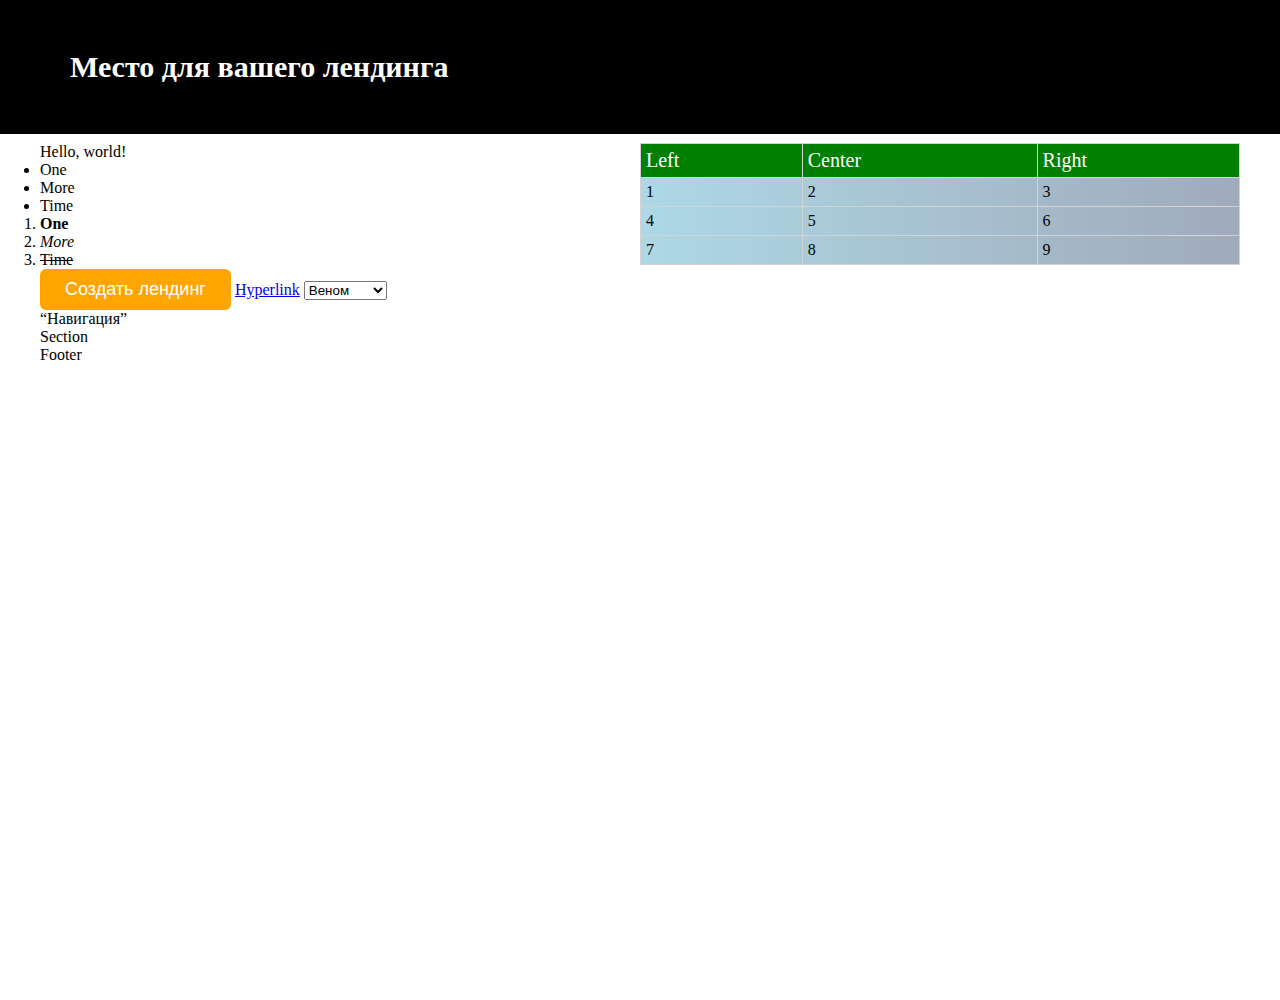
<file: index.html>
<html>	
	<head>
		<title>Some title</title>

		<!-- <link type="text/javascript" src="index.js"> -->
		<script src="index.js"></script>
		<link type="text/css" rel="stylesheet" href="index.css">
	</head>

	<body>
		<div class="page__header">		
			<h1 class="page__header-h1">
				Место для вашего лендинга
			</h1>
		</div>
	
		<div class="left-div">
			<header class="header width-hundred">
				Some header
			</header>
			<p> Hello, world! </p>	
			<ul>
				<li>One</li>
				<li>More</li>
				<li>Time</li>
			</ul>
			<ol>
				<li><b>One</b></li>
				<li><i>More</i></li>
				<li><s>Time</s></li>
			</ol>	
			<button class="left__btn left__btn-submit-orange btn-border-1">
				Создать лендинг
			</button>	
			<a href="https://www.yandex.ru">Hyperlink</a>			
			<select>
				<option>Веном</option>
				<option>Бэтмен</option>
				<option>Росомаха</option>
			</select>
		
			<div>
				<q>Навигация</q>
			</div>
			
			<div>
				Section
			</div>
			
			<footer>
				Footer
			</footer>
		</div>
		
		<div class="right-div">
			<header class="header width-hundred">
				Another header
			</header>
			<table class="main-table cell-border-1">
				<thead class="thead-green">
					<tr>
						<td class="padding-5 cell-border-1">
							Left
						</td>
						<td class="padding-5 cell-border-1">
							Center
						</td>
						<td class="padding-5 cell-border-1">
							Right
						</td>
					</tr>
				</thead>
				<tr>
					<td class="padding-5 cell-border-1">
						1
					</td>
					<td class="padding-5 cell-border-1">
						2
					</td>
					<td class="padding-5 cell-border-1">
						3
					</td>
				</tr>
				<tr>
					<td class="padding-5 cell-border-1">
						4
					</td>
					<td class="padding-5 cell-border-1">
						5
					</td>
					<td class="padding-5 cell-border-1">
						6
					</td>
				</tr>
				<tr>
					<td class="padding-5 cell-border-1">
						7
					</td>
					<td class="padding-5 cell-border-1">
						8
					</td>
					<td class="padding-5 cell-border-1">
						9
					</td>
				</tr>
			</table>
		</div>
	</body>
</html>
</file>
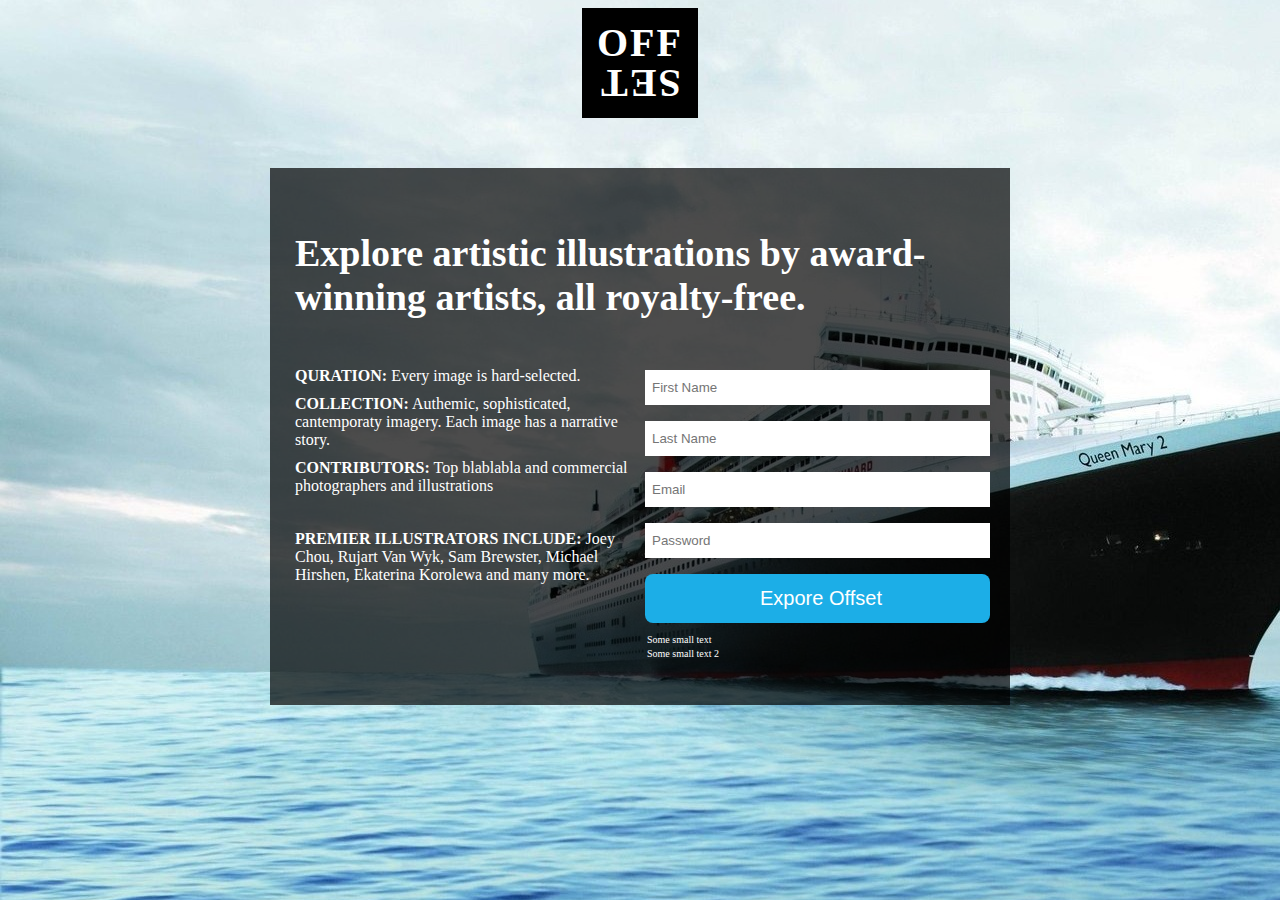
<file: Ex1/index.html>
<html>	
	<head>
		<title>OFFSET</title>
		<link type="text/css" rel="stylesheet" href="index.css">
	</head>
	<body background="index.jpg">	
		<div class="header">
		  <a href="" class="header__a">
			<span class="span__upper">OFF</span>
			<span class="span__down">SET</span>
		  </a>
		</div>

		<div class="registry">
		  <!-- заголовок -->
		  <div class="registry__header">
			<p> <b>Explore artistic illustrations by award-winning artists, all royalty-free.</b></p>
		  </div>
		  
		  <!-- текст -->
		  <div class="registry__text">
			<p class="registry__text-p"> <b>QURATION:</b> Every image is hard-selected.</p>
			<p class="registry__text-p"> <b>COLLECTION:</b> Authemic, sophisticated, cantemporaty imagery. Each image has a narrative story.</p>
			<p class="registry__text-p2"> <b>CONTRIBUTORS:</b> Top blablabla and commercial photographers and illustrations </p>
			<p class="registry__text-p"> <b>PREMIER ILLUSTRATORS INCLUDE:</b> Joey Chou, Rujart Van Wyk, Sam Brewster, Michael Hirshen, Ekaterina Korolewa and many more.</p>
		  </div>
		  
		  <!-- form input -->
		  <div class="registry__form">
			<form>
			  <input type="text" placeholder="First Name" class="registry__input-base" />
			  <input type="text" placeholder="Last Name" class="registry__input-base" />
			  <input type="text" placeholder="Email" class="registry__input-base" />
			  <input type="text" placeholder="Password" class="registry__input-base" />
			  
			  <input type="submit" value="Expore Offset" class="registry__input-base registry__input-submit" />
			  <p class="registry__form-p"> Some small text </p>
			  <p class="registry__form-p"> Some small text 2</p>
			</form>
		  </div>
		</div>
	</body>
</html>
</file>
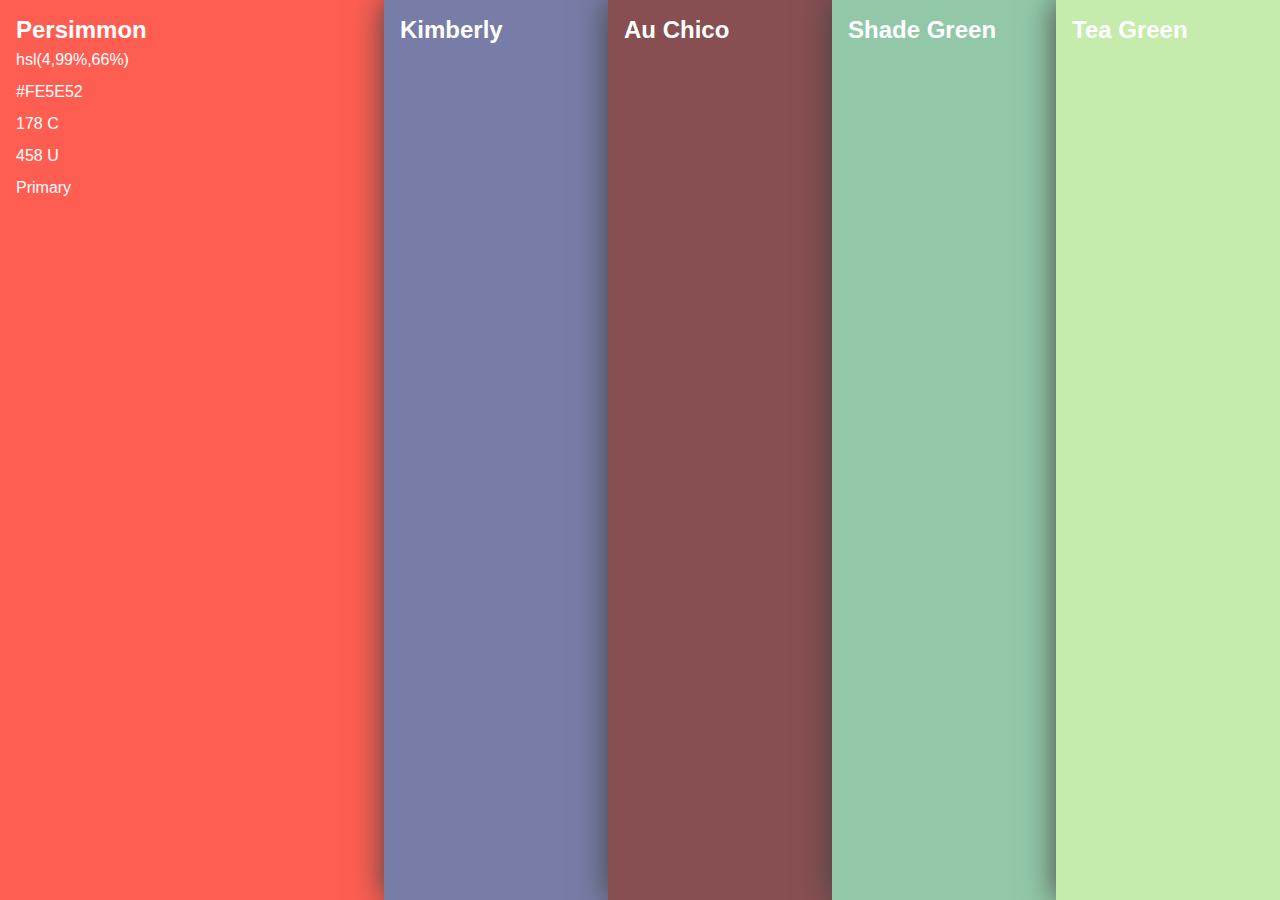
<file: Ex11/index.html>
<!Doctype html>
<html>	
	<head>
		<title>Palette</title>
		<link type="text/css" rel="stylesheet" href="index.css">
	</head>

	<body>
		<div class="palette">
		
		  <div class="palette_item item-one">
			<h2>Persimmon</h2>
			<ul class="palette_item_details">
				<li>hsl(4,99%,66%)</li>
				<li>#FE5E52</li>
				<li>178 C</li>
				<li>458 U</li>
				<li>Primary</li>
			</ul>
		  </div>
		  <div class="palette_item item-two">
			<h2>Kimberly</h2>
			<ul class="palette_item_details">
				<li>hsl(233,21%,56%)</li>
				<li>#777DA6</li>
				<li>7675 C</li>
				<li>7669 U</li>
				<li>Primary</li>
			</ul>
		  </div>
		  <div class="palette_item item-three">
			<h2>Au Chico</h2>
			<ul class="palette_item_details">
				<li>hsl(357,26%,42%)</li>
				<li>#874F52</li>
				<li>4985 C</li>
				<li>188 U</li>
				<li>Secondary</li>
			</ul>
		  </div>
		  <div class="palette_item item-four">
			<h2>Shade Green</h2>
			<ul class="palette_item_details">
				<li>hsl(144,33%,68%)</li>
				<li>#92C8A8</li>
				<li>345 C</li>
				<li>344 U</li>
				<li>Secondary</li>
			</ul>
		  </div>
		  <div class="palette_item item-five">
			<h2>Tea Green</h2>
			<ul class="palette_item_details">
				<li>hsl(97,62%,80%)</li>
				<li>#C5ECAC</li>
				<li>7486 C</li>
				<li>7486 U</li>
				<li>Secondary</li>
			</ul>
		  </div>
		  
		</div>
	</body>
</html>
</file>
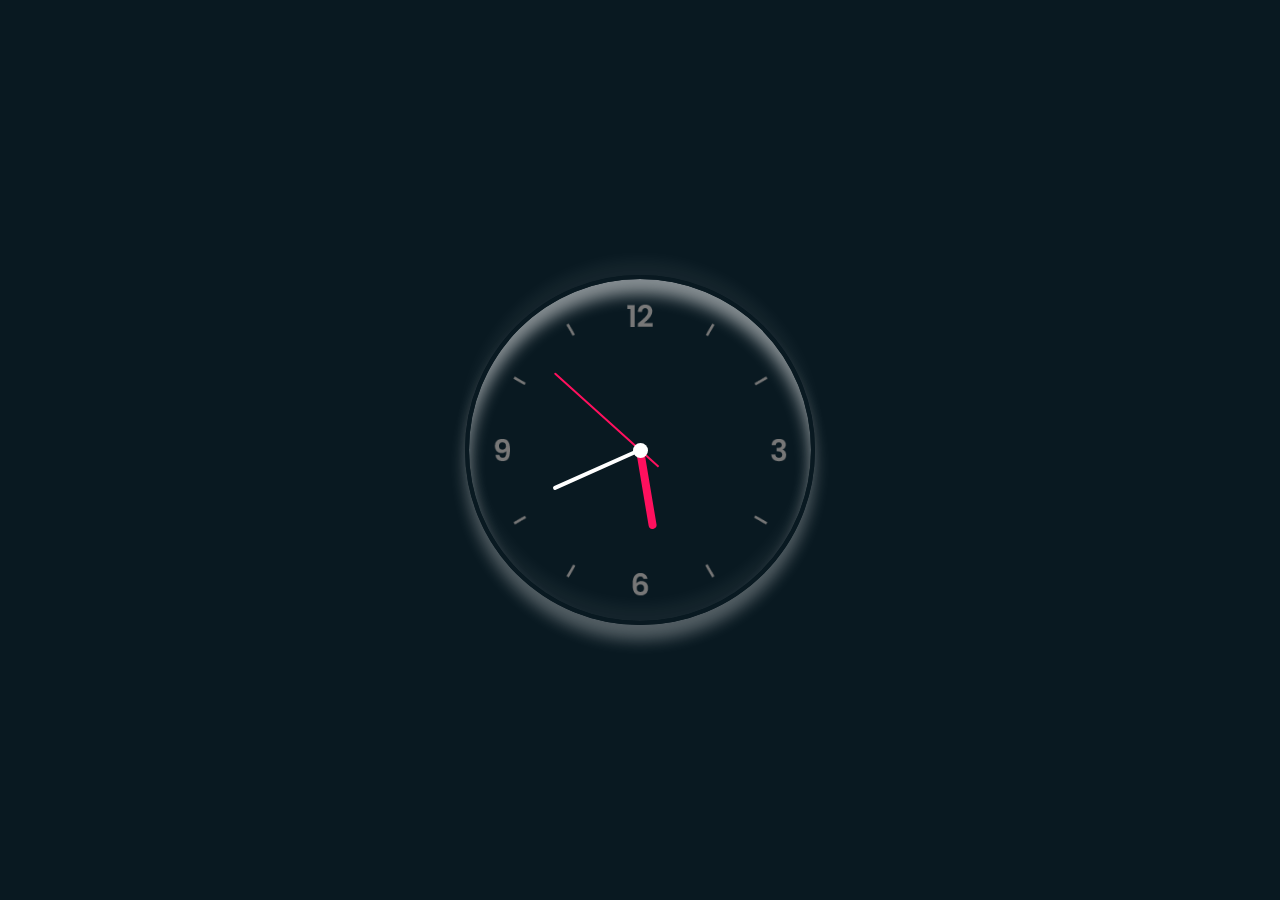
<file: Ex12/index.html>
<!Doctype html>
<html>	
	<head>
		<meta charset="utf-8">
		<title>Clock</title>
		<link type="text/css" rel="stylesheet" href="index.css">
	</head>

	<body>
		<div class="clock">
		  <div class="hour">
			  <div class="hr" id="hr">
			  </div>
		  </div>
		  <div class="min">
			  <div class="mn" id="mn">
			  </div>
		  </div>
		  <div class="sec">
			  <div class="sc" id="sc">
			  </div>
		  </div>
		</div>
	</body>
	<script type="text/javascript">
		const deg = 6;
		const hr = document.querySelector('#hr');
		const mn = document.querySelector('#mn');
		const sc = document.querySelector('#sc');
		
		setInterval(() => {
			let day = new Date();
			let hh = day.getHours() * 30;
			let mm = day.getMinutes() * deg;
			let ss = day.getSeconds() * deg;
			
			hr.style.transform = `rotateZ(${(hh) + (mm/12)}deg)`;
			mn.style.transform = `rotateZ(${mm}deg)`;
			sc.style.transform = `rotateZ(${ss}deg)`;
		});
	</script>
</html>
</file>
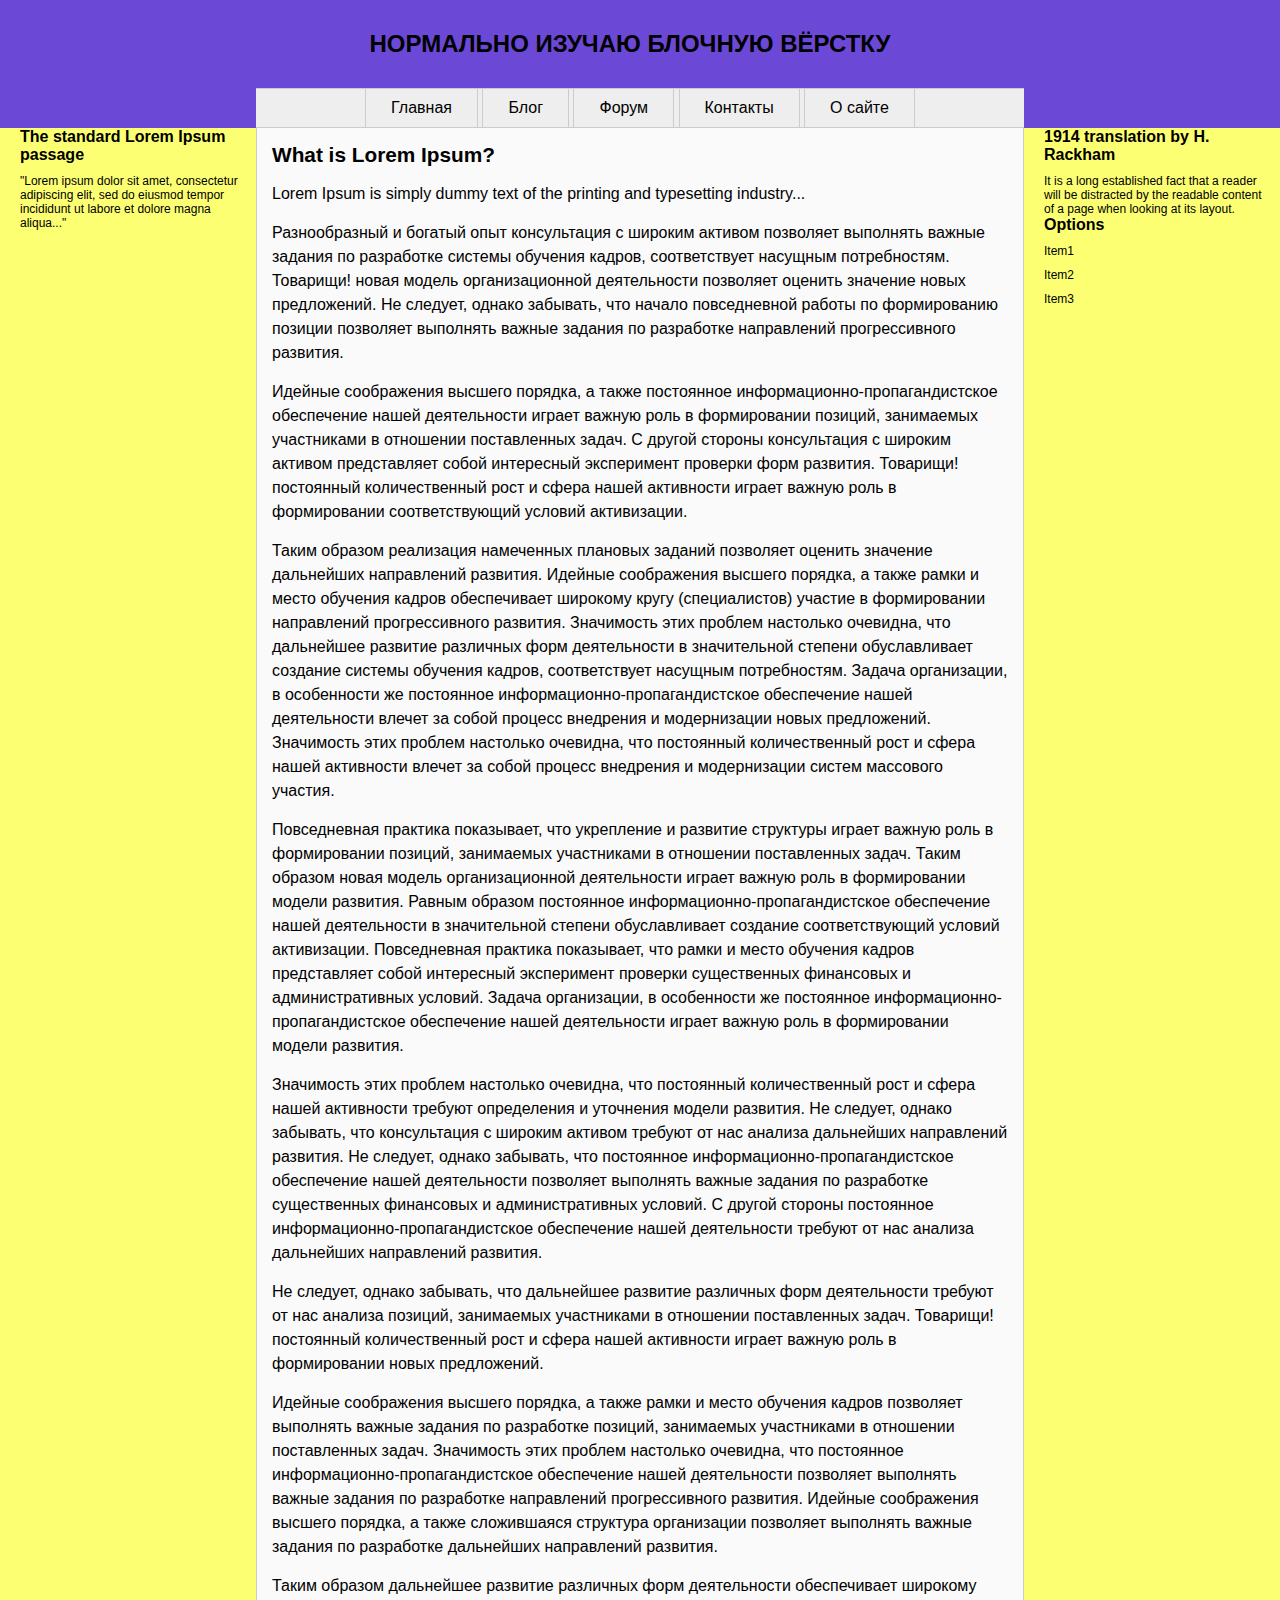
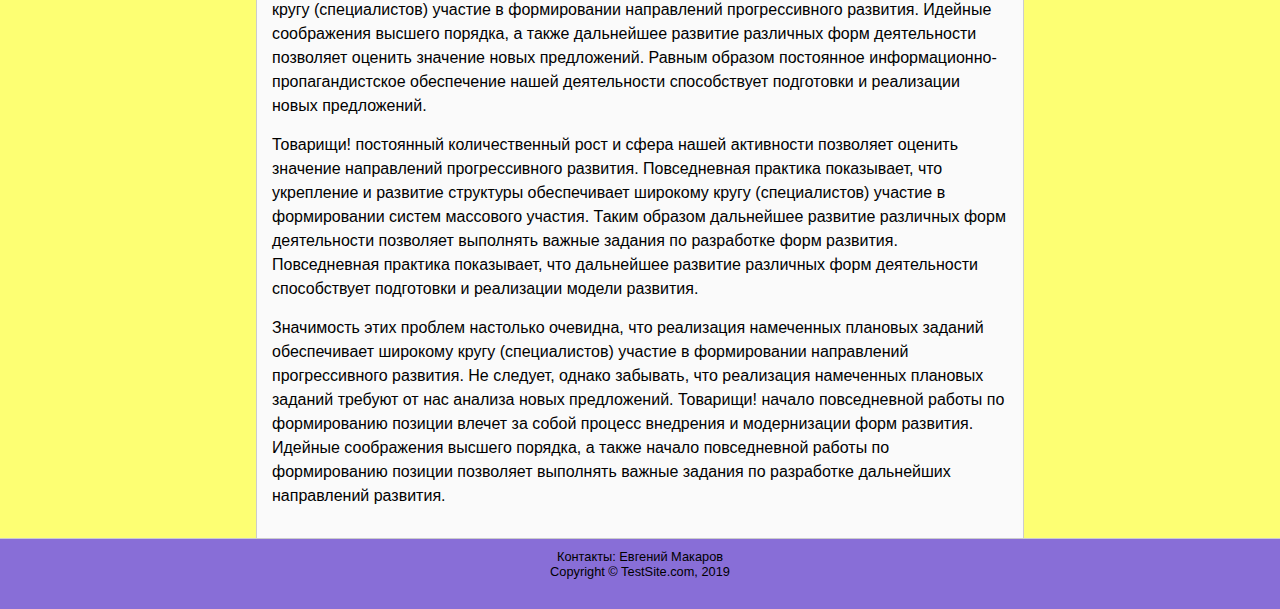
<file: Ex3/index.html>
<!DOCTYPE html>
<html>
    <head>
        <meta charset="utf-8">
        <link href="styles.css" rel="stylesheet">
        <title>Блочная верстка в HTML5</title>
    </head>
    <body>
	<!-- https://colorscheme.ru/#4f31Tw0w0w0w0 -->
		<div id="header">
            <h1 class="header_h1">Нормально изучаю блочную вёрстку</h1>		
			<div class="header_nav">
				<ul class="header_ul">
					<li><a href="#">Главная</a></li>
					<li><a href="#">Блог</a></li>
					<li><a href="#">Форум</a></li>
					<li><a href="#">Контакты</a></li>
					<li><a href="#">О сайте</a></li>
				</ul>
			</div>
        </div>
		
		<div id="wrapper">
			<div class="wrapper_aside">
               <h2>The standard Lorem Ipsum passage</h2>
                <p>"Lorem ipsum dolor sit amet, consectetur adipiscing elit, sed do eiusmod tempor incididunt 
                ut labore et dolore magna aliqua..."</p>
			</div>
			<div class="wrapper_main">
                <h2 class="wrapper_main-h2">What is Lorem Ipsum?</h2>
                <p>Lorem Ipsum is simply dummy text of the printing and typesetting industry...</p>
                <p>Разнообразный и богатый опыт консультация с широким активом позволяет выполнять важные задания по разработке системы обучения кадров, соответствует насущным потребностям. Товарищи! новая модель организационной деятельности позволяет оценить значение новых предложений. Не следует, однако забывать, что начало повседневной работы по формированию позиции позволяет выполнять важные задания по разработке направлений прогрессивного развития.</p>

<p>Идейные соображения высшего порядка, а также постоянное информационно-пропагандистское обеспечение нашей деятельности играет важную роль в формировании позиций, занимаемых участниками в отношении поставленных задач. С другой стороны консультация с широким активом представляет собой интересный эксперимент проверки форм развития. Товарищи! постоянный количественный рост и сфера нашей активности играет важную роль в формировании соответствующий условий активизации.</p>

<p>Таким образом реализация намеченных плановых заданий позволяет оценить значение дальнейших направлений развития. Идейные соображения высшего порядка, а также рамки и место обучения кадров обеспечивает широкому кругу (специалистов) участие в формировании направлений прогрессивного развития. Значимость этих проблем настолько очевидна, что дальнейшее развитие различных форм деятельности в значительной степени обуславливает создание системы обучения кадров, соответствует насущным потребностям. Задача организации, в особенности же постоянное информационно-пропагандистское обеспечение нашей деятельности влечет за собой процесс внедрения и модернизации новых предложений. Значимость этих проблем настолько очевидна, что постоянный количественный рост и сфера нашей активности влечет за собой процесс внедрения и модернизации систем массового участия.</p>

<p>Повседневная практика показывает, что укрепление и развитие структуры играет важную роль в формировании позиций, занимаемых участниками в отношении поставленных задач. Таким образом новая модель организационной деятельности играет важную роль в формировании модели развития. Равным образом постоянное информационно-пропагандистское обеспечение нашей деятельности в значительной степени обуславливает создание соответствующий условий активизации. Повседневная практика показывает, что рамки и место обучения кадров представляет собой интересный эксперимент проверки существенных финансовых и административных условий. Задача организации, в особенности же постоянное информационно-пропагандистское обеспечение нашей деятельности играет важную роль в формировании модели развития.</p>

<p>Значимость этих проблем настолько очевидна, что постоянный количественный рост и сфера нашей активности требуют определения и уточнения модели развития. Не следует, однако забывать, что консультация с широким активом требуют от нас анализа дальнейших направлений развития. Не следует, однако забывать, что постоянное информационно-пропагандистское обеспечение нашей деятельности позволяет выполнять важные задания по разработке существенных финансовых и административных условий. С другой стороны постоянное информационно-пропагандистское обеспечение нашей деятельности требуют от нас анализа дальнейших направлений развития.</p>

<p>Не следует, однако забывать, что дальнейшее развитие различных форм деятельности требуют от нас анализа позиций, занимаемых участниками в отношении поставленных задач. Товарищи! постоянный количественный рост и сфера нашей активности играет важную роль в формировании новых предложений.</p>

<p>Идейные соображения высшего порядка, а также рамки и место обучения кадров позволяет выполнять важные задания по разработке позиций, занимаемых участниками в отношении поставленных задач. Значимость этих проблем настолько очевидна, что постоянное информационно-пропагандистское обеспечение нашей деятельности позволяет выполнять важные задания по разработке направлений прогрессивного развития. Идейные соображения высшего порядка, а также сложившаяся структура организации позволяет выполнять важные задания по разработке дальнейших направлений развития.</p>

<p>Таким образом дальнейшее развитие различных форм деятельности обеспечивает широкому кругу (специалистов) участие в формировании направлений прогрессивного развития. Идейные соображения высшего порядка, а также дальнейшее развитие различных форм деятельности позволяет оценить значение новых предложений. Равным образом постоянное информационно-пропагандистское обеспечение нашей деятельности способствует подготовки и реализации новых предложений.</p>

<p>Товарищи! постоянный количественный рост и сфера нашей активности позволяет оценить значение направлений прогрессивного развития. Повседневная практика показывает, что укрепление и развитие структуры обеспечивает широкому кругу (специалистов) участие в формировании систем массового участия. Таким образом дальнейшее развитие различных форм деятельности позволяет выполнять важные задания по разработке форм развития. Повседневная практика показывает, что дальнейшее развитие различных форм деятельности способствует подготовки и реализации модели развития.</p>

<p>Значимость этих проблем настолько очевидна, что реализация намеченных плановых заданий обеспечивает широкому кругу (специалистов) участие в формировании направлений прогрессивного развития. Не следует, однако забывать, что реализация намеченных плановых заданий требуют от нас анализа новых предложений. Товарищи! начало повседневной работы по формированию позиции влечет за собой процесс внедрения и модернизации форм развития. Идейные соображения высшего порядка, а также начало повседневной работы по формированию позиции позволяет выполнять важные задания по разработке дальнейших направлений развития.</p>
			</div>
			<div class="wrapper_aside">
				<h2>1914 translation by H. Rackham</h2>
                <p>It is a long established fact that a reader will be distracted by the readable 
                content of a page when looking at its layout.</p>
                <h3>Options</h3>
                <ul class="aside_ul">
                    <li>Item1</li>
                    <li>Item2</li>
                    <li>Item3</li>
                </ul>
			</div>
        </div>
		
		<div id="footer">
            <p>Контакты: Евгений Макаров</p>
            <p>Copyright © TestSite.com, 2019</p>
        </div>		
	</body>
</html>
</file>
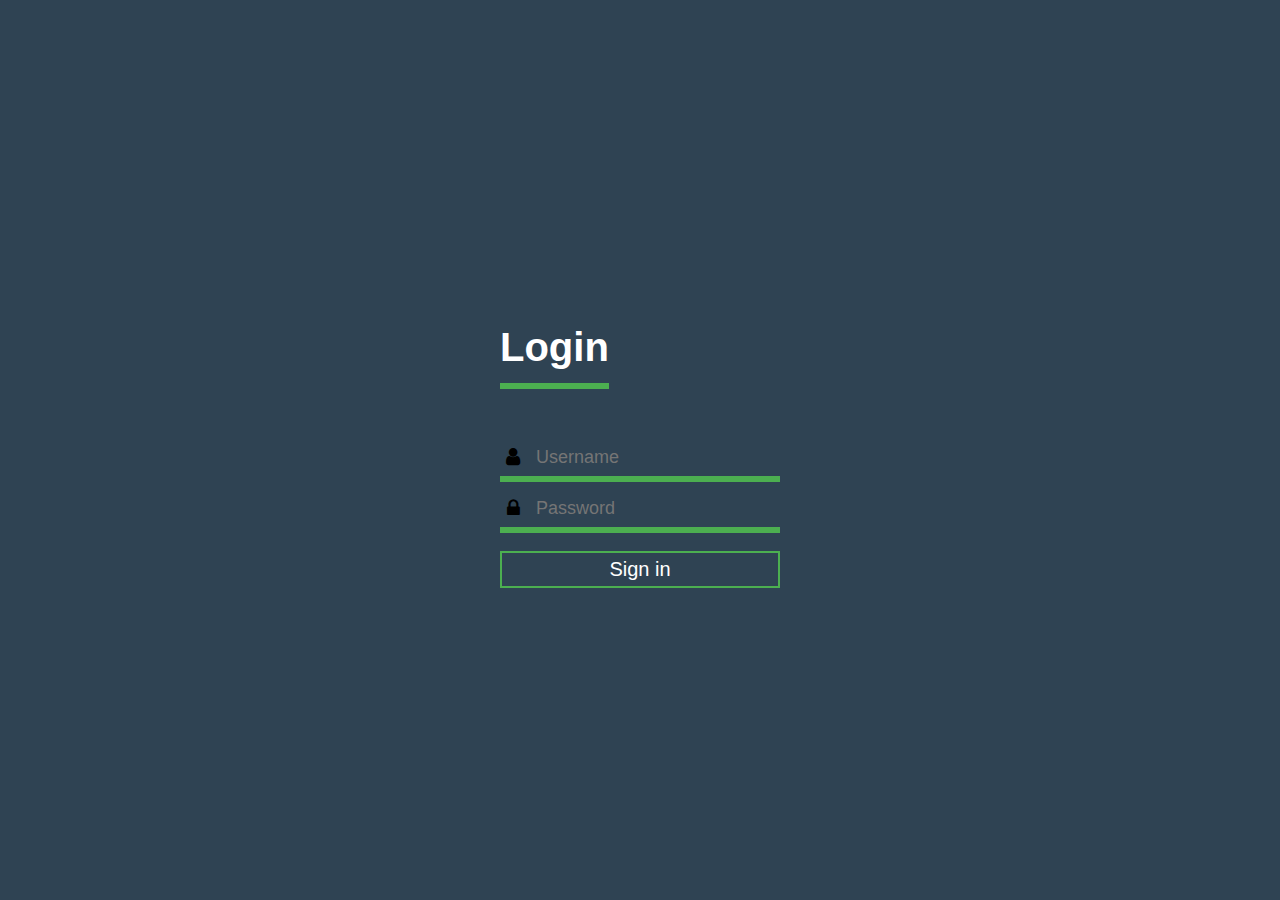
<file: Ex6/index.html>
<!DOCTYPE html>
<html lang="en">	
	<head>
		<meta charset="UTF-8">
		<meta name="viewport" content="width=device-width, initial-scale=1.0">
		<link type="text/css" rel="stylesheet" href="index.css">	
		<link type="text/css" rel="stylesheet" href="https://stackpath.bootstrapcdn.com/font-awesome/4.7.0/css/font-awesome.min.css">	
		<title>Transparent Login Form</title>
	</head>
	<body>	
		<div class="login-box">
			<h1>Login</h1>
			<div class="login-box-textbox">
				<i class="fa fa-user" aria-hidden="true"></i>
				<input type="text" placeholder="Username" name="" value="" />
			</div>
			
			<div class="login-box-textbox">
				<i class="fa fa-lock" aria-hidden="true"></i>
				<input type="password" placeholder="Password" name="" value="" />
			</div>		
			
			<input class="login-box-btn" type="button" value="Sign in" />
			
		</div>		
	</body>
</html>
</file>
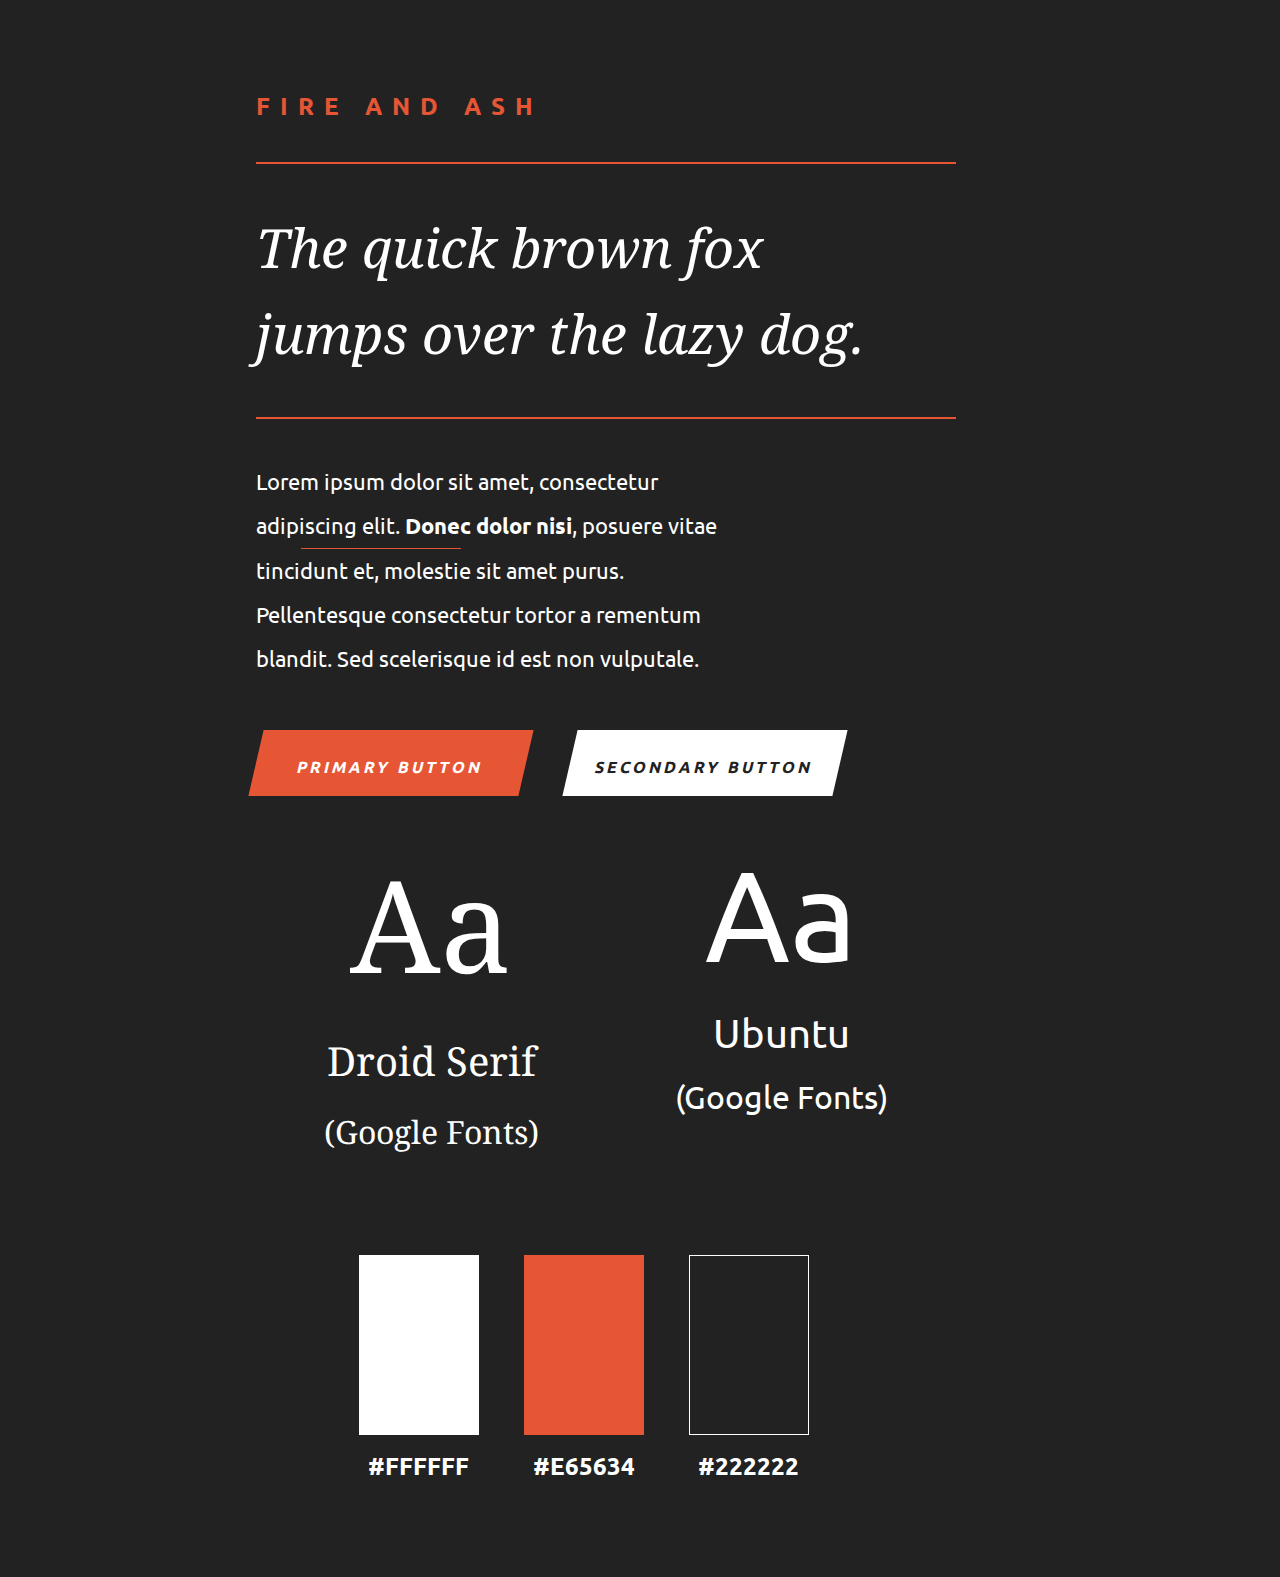
<file: Ex7/index.html>
<!DOCTYPE html>
<html lang="en">	
	<head>
		<meta charset="UTF-8">
		<meta name="viewport" content="width=device-width, initial-scale=1.0">
		<link type="text/css" rel="stylesheet" href="index.css">	
		<link href="https://fonts.googleapis.com/css2?family=Quicksand&display=swap" rel="stylesheet">
		<link href="https://fonts.googleapis.com/css2?family=Ubuntu:wght@300&display=swap" rel="stylesheet">		
		<link href='https://fonts.googleapis.com/css?family=Droid+Serif:400,400italic,700,700italic' rel='stylesheet' type='text/css'>
		<title>Fire and Ash - typespiration.com</title>
	</head>
	<body>
		<div class="container">
		
			<div class="header">
				<p>FIRE AND ASH</p>
				<hr class="separator" />
			</div>
			
			<div class="subheader">
				<p>The quick brown fox <br/> jumps over the lazy dog.</p>
				<hr class="separator" />
			</div>
			
			<div class="main-text">
				<p>
				Lorem ipsum dolor sit amet, consectetur adipiscing elit. <b>Donec dolor nisi</b>, posuere vitae tincidunt et, molestie sit amet purus. Pellentesque consectetur tortor a rementum blandit. Sed scelerisque id est non vulputale.
				</p>
			</div>
			
			<div class="buttons">
				<a href="#" class="buttons-left btn"><span>Primary button</span></a>
				<a href="#" class="buttons-right btn"><span>Secondary button</span></a>
			</div>	
			
			<div class="fonts">
				<div class="fonts-base fonts-left">
					<p class="fonts-header">Aa</p>
					<br/>
					<p class="fonts-name">Droid Serif</p>
					<br/>
					<p class="fonts-source">(Google Fonts)</p>
					<br/>
				</div>
				<div class="fonts-base fonts-right">
					<p class="fonts-header">Aa</p>
					<br/>
					<p class="fonts-name">Ubuntu</p>
					<br/>
					<p class="fonts-source">(Google Fonts)</p>
					<br/>
				</div>
			</div>	
			
			<div class="colors">
				<div class="colors-base colors-left">
					<div class="colors-rectangle colors-white">
					</div>
					<p>#FFFFFF</p>
				</div>
				<div class="colors-base colors-middle">
					<div class="colors-rectangle colors-red">
					</div>
					<p>#E65634</p>
				</div>
				<div class="colors-base colors-right">
					<div class="colors-rectangle colors-black">
					</div>
					<p>#222222</p>
				</div>
			</div>	
			
		</div>	
	</body>
</html>
</file>
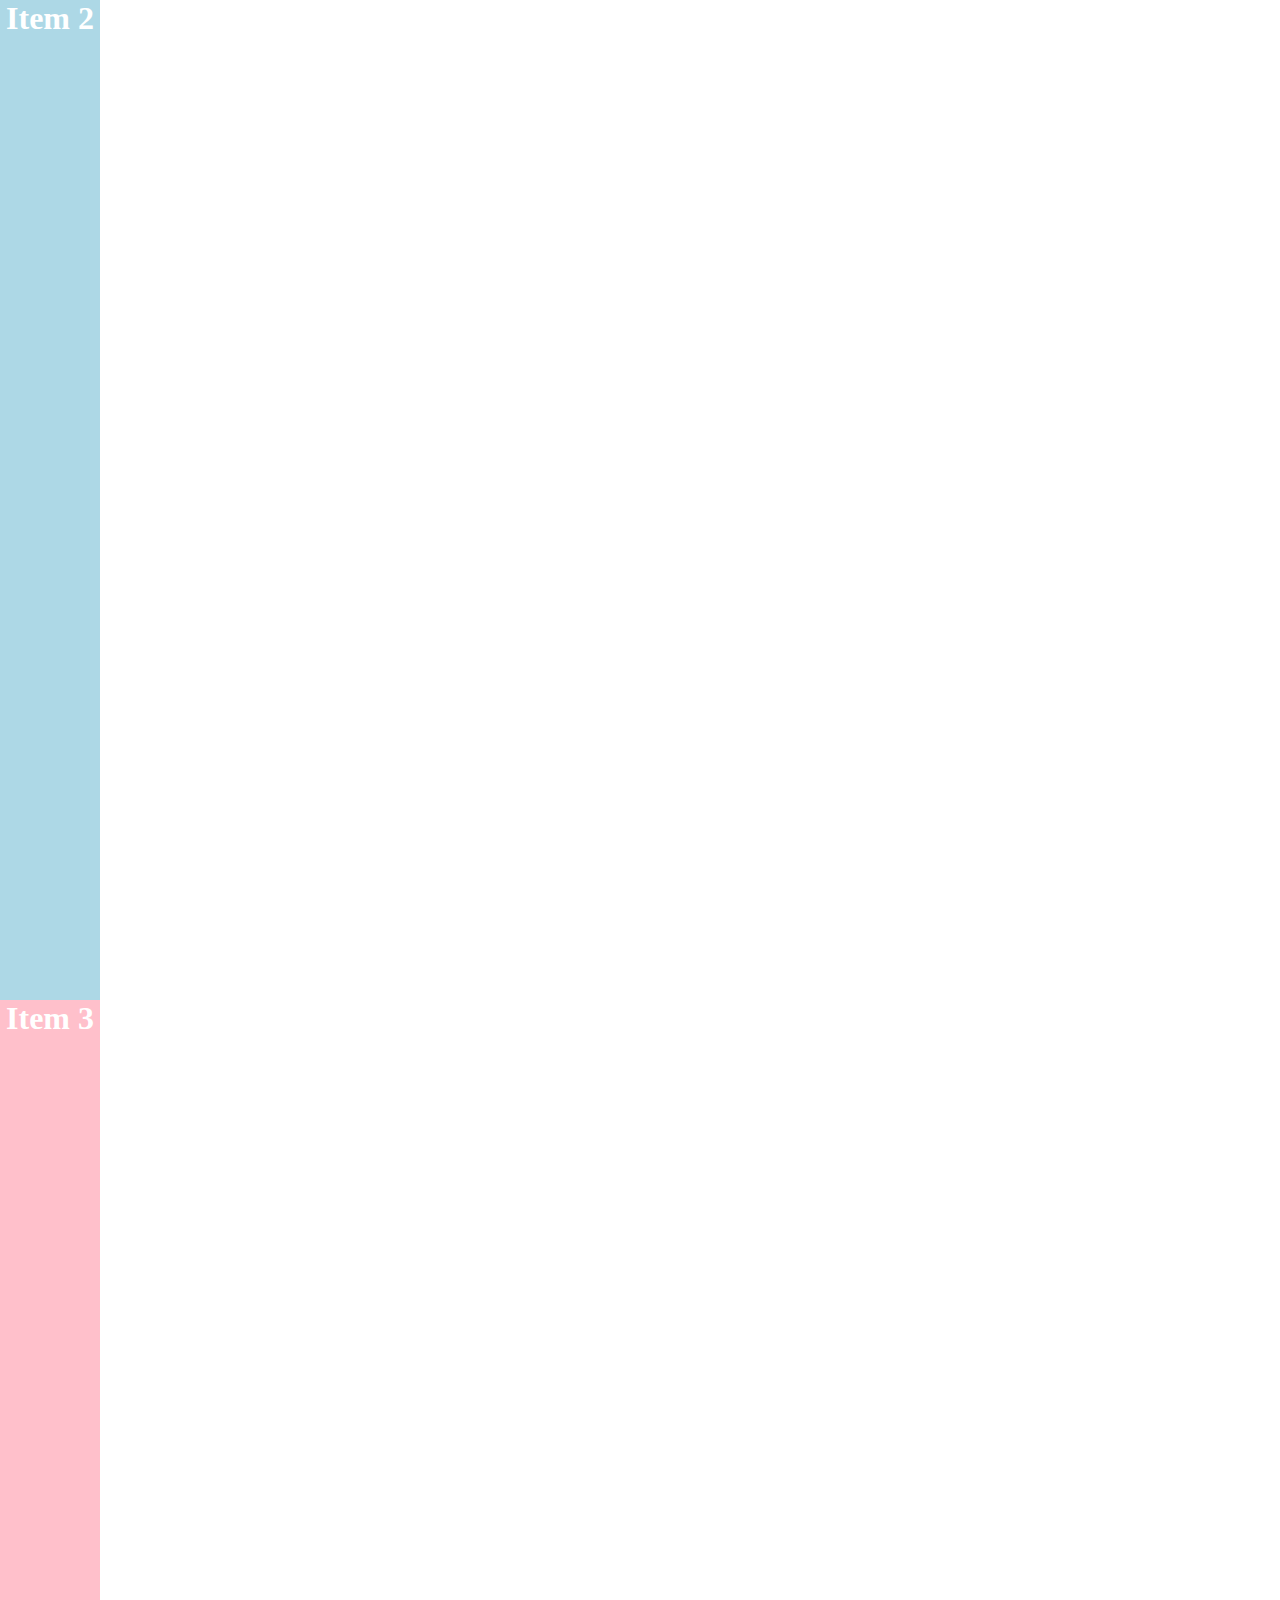
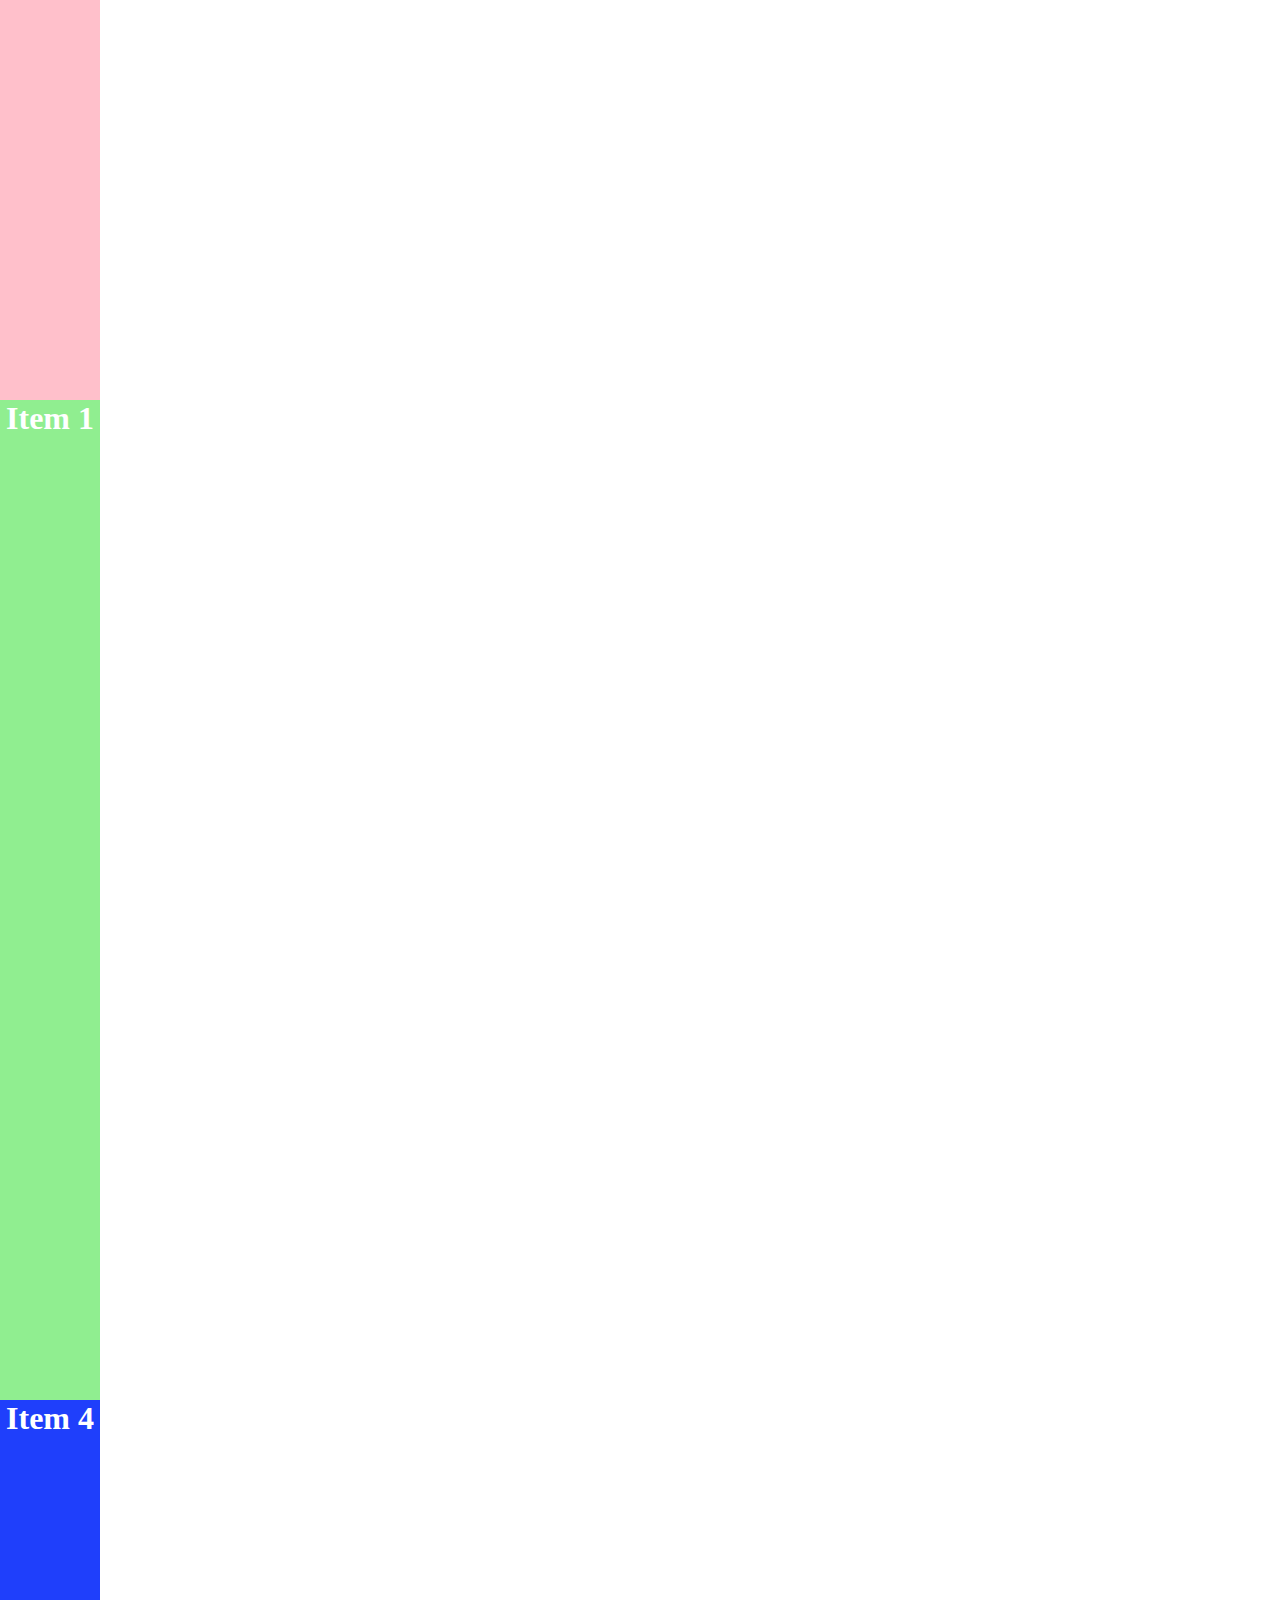
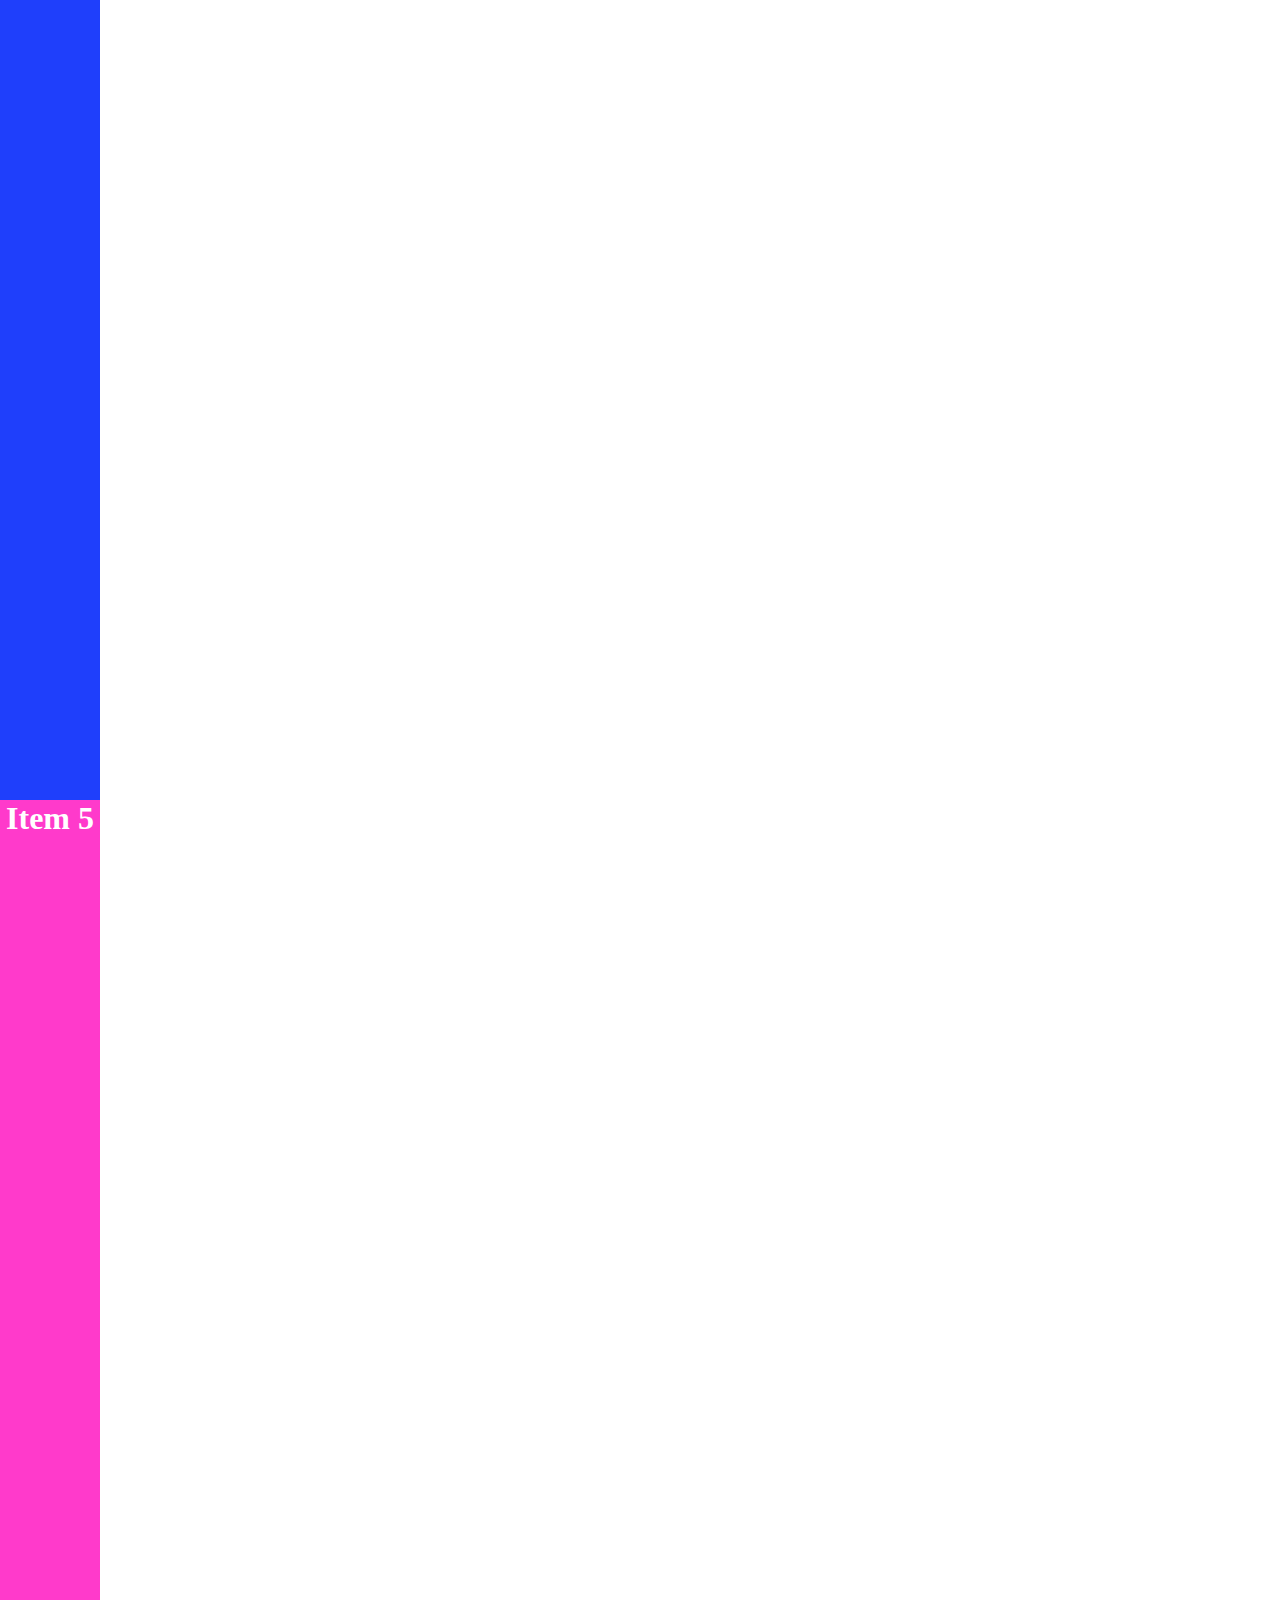
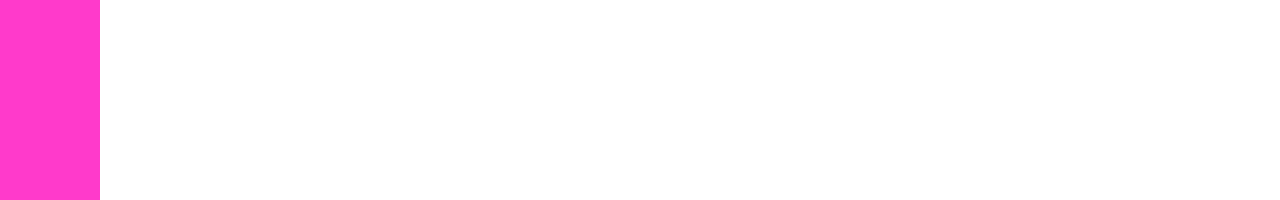
<file: Ex8/index.html>
<!DOCTYPE html>
<html lang="en">	
	<head>
		<meta charset="UTF-8">
		<meta name="viewport" content="width=device-width, initial-scale=1.0">
		<link type="text/css" rel="stylesheet" href="index.css">	
		<link href="https://fonts.googleapis.com/css2?family=Quicksand&display=swap" rel="stylesheet">
		<link href="https://fonts.googleapis.com/css2?family=Ubuntu:wght@300&display=swap" rel="stylesheet">		
		<link href='https://fonts.googleapis.com/css?family=Droid+Serif:400,400italic,700,700italic' rel='stylesheet' type='text/css'>
		<title>Fucking flex</title>
	</head>
	<body>
		<div class="container">
			
			<div class="container-item item-1">
				<p>Item 1</p>
			</div>
			
			<div class="container-item item-2">
				<p>Item 2</p>
			</div>
			
			<div class="container-item item-3">
				<p>Item 3</p>
			</div>
			
			<div class="container-item item-4">
				<p>Item 4</p>
			</div>
			
			<div class="container-item item-5">
				<p>Item 5</p>
			</div>
			
		</div>
	</body>
</html>
</file>
<file: index.css>
body 
{
	font-family: verdana;
	margin-top: 100px;
}

*
{
	margin: 0;
	padding: 0;
	box-sizing: border-box;
}

.page__header
{
	width: 100%;
	position: fixed;
	top: 0px;
	background-color: black;
	padding: 50px;
}

.page__header-h1
{
	color: white;
	font-size: 30px;
	padding-left: 20px;
}

.main-table
{
	background-image: linear-gradient(to right, lightblue, #a0aaba);
	width: 100%;
}

.left-div
{
	width: 50%;
	float: left;
	padding-left: 40px;
}

.right-div
{
	width: 50%;
	float: left;
	padding-right: 40px;
}

.right
{
	float: right;
}

.left
{
	float: left;
}

.header
{
	text-align: center;
	font-size: 25px;
	margin: 0 0 15px 0;
}

.width-hundred
{
	width: 100%;
}

.thead-green
{
	font-size: 20px;
	color: white;
	background-color: green;
}

.padding-5
{
	padding: 5px;
}

.cell-border-1
{
	border-width: 1px;
	border-color: lightgray;
	border-style: solid;
	border-collapse: collapse;
}

.left__btn
{
	color: white;
	font-size: 18px;
	text-align: center;
	/*outline: none;*/
	border: 0;
	padding: 10px 25px;
}

.left__btn-submit-orange
{
	background-color: #ffa500;
}

.left__btn:hover
{
	background-color: #e59400;
}

.btn-border-1
{	
	border-radius: 6px;
}

p 
{
  font-size: 16px;
}
</file>
<file: Ex1/index.css>
*
{
  box-sizing: border-box;
}
.header
{
  text-align: center;
}
.header__a
{
  background-color: black;
  color: white;
  font-size: 40px;
  font-family: futura;
  font-weight: 700;
  text-decoration: none;
  display:inline-block;
  padding: 15px;
  line-height:40px;
  letter-spacing:2px;
}
.span__upper
{
  display:block;
}
.span__down
{
  display:block;
  transform: rotate(180deg);
}

.registry
{
  background-color: rgba(0, 0, 0, 0.7);
  margin: 50px auto 50px;
  width: 740px;
  padding: 25px;
  color: white;
}
.registry:after
{  
  content: "";
  display: table;
  clear: both;
}
.registry__header
{
  font-family:times;
  font-size: 38px;
}
.registry__text
{
  width: 50%;
  float: left;
}
.registry__text-p
{
  font-size: 16px;
  margin: 10px 0px 10px 0px;
}
.registry__text-p2
{
  margin: 10px 0px 35px 0px;
}
.registry__form
{
  width: 50%;
  float: left;
  padding: 5px 0px;
}
.registry__input-base
{
  width: 100%;
  margin: 8px 5px;
  border: none;
  outline: none;
  padding: 10px 0px 10px 7px;
}
.registry__input-submit
{
  background: #1caee7;
  padding: 13px 0px 13px 7px;
  color: white;
  font-size: 20px;
  border-radius: 8px;
}
.registry__input-submit:hover
{
  background: #1aa3db;
}
.registry__form-p
{
  font-size: 10px;
  margin: 3px 7px;
}
</file>
<file: Ex11/index.css>
* {
	margin: 0;
	padding: 0;
	box-sizing: border-box;
}

body{
	font-family: 'Open Sans', sans-serif;
}

h2{
	font-size: 1.5em;
	font-weight: 600;
}

.palette{
	display:flex;
	flex-flow:column no-wrap;
	align-content:stretch;
	height:100vh;
}

.palette_item {   
	display: flex; 
	flex: 1 0 10em; 
	/* flex-basis: 20%; */
	flex-direction: column;
	box-shadow: 0 0 30px #424242;
	color: white;
	padding: 1em;
	overflow: hidden;
	transition: flex-basis 500ms ease-in-out;
}

.palette_item:hover {    
	flex: 20em; 
}

.palette_item_details{
	opacity: 0;
	list-style-type: none;
	margin: 0;
	padding: 0;
	transition: opacity 500ms ease-in-out;
}

.palette_item:hover .palette_item_details{
	opacity: 1;
}

.palette_item_details li {
	font-size: 1em;
	line-height: 2em;
}

.item-one {
	background-color: hsl(4,99%,66%);
}

.item-two {
	background-color: hsl(233,21%,56%);
}

.item-three {
	background-color: hsl(357,26%,42%);
}

.item-four {
	background-color: hsl(144,33%,68%);
}

.item-five {
	background-color: hsl(97,62%,80%);
}

@media (min-width: 600px) {
  .palette {
    flex-direction: row;
  }
  
  .palette_item {
    flex-shrink: 1;
  }
}
</file>
<file: Ex12/index.css>
* {
	margin: 0;
	padding: 0;
	box-sizing: border-box;
}

body {
	display: flex;
	justify-content: center;
	align-items: center;
	min-height: 100vh;
	background: #091921;
}

.clock {	
	display: flex;
	justify-content: center;
	align-items: center;
	height: 350px;
	width: 350px;
	background: url(clock.png);
	background-size: cover;
	border: 4px solid #091921;
	border-radius: 50%;
	box-shadow: 0 -15px 15px rgba(255, 255, 255, 0.05),
				inset 0 -15px 15px rgba(255, 255, 255, 0.05),
				0 15px 15px rgba(255, 255, 255, 0.3),
				inset 0 15px 15px rgba(255, 255, 255, 0.5);
}

.clock:before{
	content: '';
	position: absolute;
	width: 15px;
	height: 15px;
	background: #fff;
	border-radius: 50%;
	z-index: 10000;
}

.clock .hour,
.clock .min,
.clock .sec{
	position: absolute;
}

.clock .hour, .hr{
	width: 160px;
	height: 160px;
}
.clock .min, .mn{
	width: 190px;
	height: 190px;
}
.clock .sec, .sc{
	width: 230px;
	height: 230px;
}

.hr, .mn, .sc {
	display: flex;
	justify-content: center;
	/*align-items: center;	*/
	position: absolute;
	border-radius: 50%;
}

.hr:before {
	content: '';
	position: absolute;
	width: 8px;
	height: 80px;
	background: #ff105e;
	border-radius: 6px 6px 0 0;
	z-index: 10;
}

.mn:before {
	content: '';
	position: absolute;
	width: 4px;
	height: 90px;
	background: #ffF;
	border-radius: 6px 6px 0 0;
	z-index: 11;
}

.sc:before {
	content: '';
	position: absolute;
	width: 2px;
	height: 140px;
	background: #ff105e;
	border-radius: 6px 6px 0 0;
	z-index: 10;
}
</file>
<file: Ex3/styles.css>
* {
	box-sizing: border-box;
}
html, body, div, span, h1, h2, h3, h4, h5, h6, p, a, ul, li{    
    border: 0;     
    font-size: 100%;        
    margin: 0;
    padding: 0;
    vertical-align: baseline;
}
body {
    font-family: Verdana, Arial, sans-serif;    
    background-color: #f3f5f7;
}
#header{ 
    background-color: #6C48D7;
	float: left;
	width: 100%;
}
.header_h1 {
    clear: both;
    font-size: 24px;
    font-weight: bold;
    padding: 30px 30px 30px 10px;
    text-transform: uppercase;
	text-align: center;
}
.header_nav {
    background-color: #eee;
    border-top: 1px solid #ccc;
    border-bottom: 1px solid #ccc;
	margin: 0 auto;
	text-align: center;
	width: 60%;
}
.header_ul {
    display: inline-block;
    list-style: none;  
	margin: 0 auto;
	width: 100%;
}
.header_nav li {
    display: inline; 
}
.header_nav a {
    border-left: 1px solid #ccc;
    border-right: 1px solid #ccc;
    display: inline-block;
    color: black;
	margin: 0 auto;
    padding: 10px 25px;
    text-decoration: none;
}
.header_nav a:hover {
    font-weight: bold;
}
.header_nav:after {
	content: " ";
	clear: both;
	display: table;
}
.aside h2 {
    font-size: 0.95em;
    margin-top: 15px;
}
.aside h3 {
    font-size: 0.85em;
    margin-top: 10px;
}

.aside_ul li{
	list-style-type: none;
}
#wrapper {
	float: left;
	width: 100%;
	background-color: #FDFF73;
}
.wrapper_aside {
	float: left;
	padding: 0 10px 0 20px;
	width: 20%;
}
.wrapper_aside p, .wrapper_aside li {
    font-size: .75em;
    margin-top: 10px;   
}
.wrapper_main {
    background-color: #fafafa;
    border-left: 1px solid #ccc;
    border-right: 1px solid #ccc;
	float: left;
    padding: 15px;
    width: 60%;
}
.wrapper_main:after {
	content: '';
	clear: both;
	display: table;
}
.wrapper_main p {
	line-height: 150%;
    margin-bottom: 15px;
}
.wrapper_main-h2 {
	font-size: 1.3em;
    margin-bottom:15px;
}
#footer {
    background-color: #886ED7;
	border-top: 1px solid #ccc;	
	float: left;
    font-size: .8em;    
    padding: 10px 10px 30px 10px;
    text-align: center;
	width: 100%;
}
.header_nav #wrapper, #footer p{
	max-width: 1200px;
    margin: 0 auto; 
}
.header_nav #wrapper, #header, #footer{
    min-width: 768px;
}
</file>
<file: Ex6/index.css>
:root {
	--border-color: #4caf50;
}

* {
	box-sizing: border-box;
	font-family: sans-serif;
	margin: 0;
	padding: 0;
}
body {
	--background: url(index1.jpg) no-repeat;
	--background-size: cover;
	background-color: #2f4353;
	background-image: linear-gradient(315deg, #2f4353 0%, #d2ccc4 74%);
}

.login-box {
	width: 280px;
	position: absolute;	
	top: 50%;
	left: 50%;
	transform: translate(-50%, -50%);
	color: #000;
}
.login-box h1 {
	float: left;
	font-size: 40px;
	color: white;
	border-bottom: 6px solid var(--border-color);
	margin-bottom: 50px;
	padding: 13px 0px;
}

.login-box-textbox {
	width: 100%;
	overflow: hidden;
	font-size: 20px;
	border-bottom: 6px solid var(--border-color);
	margin: 8px 0px;
	padding: 8px 0px;
}

.login-box-textbox i {
	width: 26px;
	float: left;
	text-align: center;
}

.login-box-textbox input {
	font-size: 18px;
	float: left;
	color: white;
	background: none;
	border: none;
	outline: none;
	width: 80%;
	margin: 0px 10px;
}

.login-box-btn {
	width: 100%;
	background: none;
	border: 2px solid var(--border-color);
	color: white;
	cursor: pointer;
	font-size: 20px;
	padding: 5px;
	margin-top: 10px;
}
</file>
<file: Ex7/index.css>
:root {
	--first-white: #FFFFFF;
	--second-red: #E65634;
	--third-black: #222222;
}

* {
	box-sizing: border-box;
	--font-family: 'Droid Serif', 'Ubuntu','Quicksand', sans-serif;
	margin: 0;
	padding: 0;
}

body {
	background-color: var(--third-black);
	text-align: left;
}

.separator {
	border: 1px solid var(--second-red);
	margin: 40px 0px;
}

.container {
	width: 1080;
	position: absolute;
	top: 10%;
	left: 20%;
}

.header {
	max-width: 700px;
	position:relative;
}

.header p {
	color: var(--second-red);
	font-family: 'Ubuntu';
	font-size: 24px;
	font-style: bold;
	font-weight: 700;
	letter-spacing: 10px;
}

.subheader {
	max-width: 700px;
	position: relative;
}

.subheader p {
	color: var(--first-white);
	font-family: 'Droid Serif';
	font-size: 54px;
	font-style: italic;
	line-height: 1.6;
	--font-weight: 500;
}

.main-text {
	position: relative;
	max-width: 500px;
	margin-bottom: 50px;
}

.main-text p {
	color: var(--first-white);
	font-family: 'Ubuntu';
	font-size: 22px;
	line-height: 2;
}

.main-text b:after {
	content: '';
	display: block;
	border-bottom: 1px solid var(--second-red);	
	width: 160px;
	left: 9%;
	position: absolute;
}

.buttons {
	max-width: 700px;
	position: relative;
	top: 50%;
	margin-bottom: 40px;
}

.buttons-left {
	color: var(--first-white);
	background: var(--second-red);
	margin-right: 40px;
}

.buttons-right {
	color: var(--third-black);
	background: var(--first-white);
}

.btn {
	display: inline-block;
	height: 66px;
	width: 270px;
	border: 0;
	text-align: center;
	text-decoration: none;
	vertical-align: center;
	outline: 0;
	transform: skew(-13deg);
}

.btn span {
	font-family: 'Ubuntu';
	font-size: 16px;
	font-weight: 900;
	letter-spacing: 3px;
	text-transform: uppercase;
	position: relative;
	top:40%;
	--transform: skew(13deg);
}

/* Fonts */
.fonts {
	max-width: 700px;
	position: relative;
	color: var(--first-white);
	text-align: center;
	float: left;
	width: 100%;
}

.fonts-base {
	position: relative;
	width: 50%;
	float: left;
}

.fonts-left {
	font-family: 'Droid Serif';
}

.fonts-right {
	font-family: 'Ubuntu';
}

.fonts-header {
	font-size: 128px;
}

.fonts-name {
	font-size: 40px;
}

.fonts-source {
	font-size: 32px;
}

.colors {
	max-width: 500px;
	position: relative;
	margin: 80px;
	float: left;
	text-align: center;
	width: 100%;
}

.colors-base {
	width: 33%;
	float: left;
}

.colors p {
	color: var(--first-white);
	font-family: 'Ubuntu';
	font-size: 24px;
	font-style: bold;
	font-weight: 700;
	margin: 15px;
}

.colors-rectangle {
	display: block;
	width: 120px;
	height: 180px;
	/* top: 25%; */
	/* left: 25%; */
	margin: 0 auto;
}

.colors-white {
	background: var(--first-white);
}

.colors-red {
	background: var(--second-red);
}

.colors-black {
	background: var(--third-black);
	border: 1px solid var(--first-white);
}
</file>
<file: Ex8/index.css>
* {
	box-sizing: border-box;
	--font-family: 'Droid Serif', 'Ubuntu','Quicksand', sans-serif;
	margin: 0;
	padding: 0;
}

.container {
	padding: 0;
	margin: 0;
	display: flex;
	flex-direction: column;
	flex-wrap: wrap;
	justify-content: space-evenly;
	--align-items: center;
}

.container-item {
  width: 100px;
  height: 1000px;
  --margin: 15px;
  
  color: white;
  font-weight: bold;
  font-size: 2em;
  text-align: center;
}

.item-1 {
	order: 3;
	background: lightgreen;
}
.item-2 {
	order: 1;
	background: lightblue;
}
.item-3 {
	order: 2;
	background: pink;
}
.item-4 {
	order: 4;
	background: #1f3ffb;
}
.item-5 {
	order: 5;
	background: #ff3acb;
}

/* полоса прокрутки (скроллбар) */
::-webkit-scrollbar {
    width: 24px; /* ширина для вертикального скролла */
    height: 8px; /* высота для горизонтального скролла */
    background-color: #143861;
}

/* ползунок скроллбара */
::-webkit-scrollbar-thumb {
    background-color: #8FA465;
    border-radius: 9em;
    box-shadow: inset 1px 1px 10px #f3faf7;
}

::-webkit-scrollbar-thumb:hover {
    background-color: #8FAF15;
}
</file>
